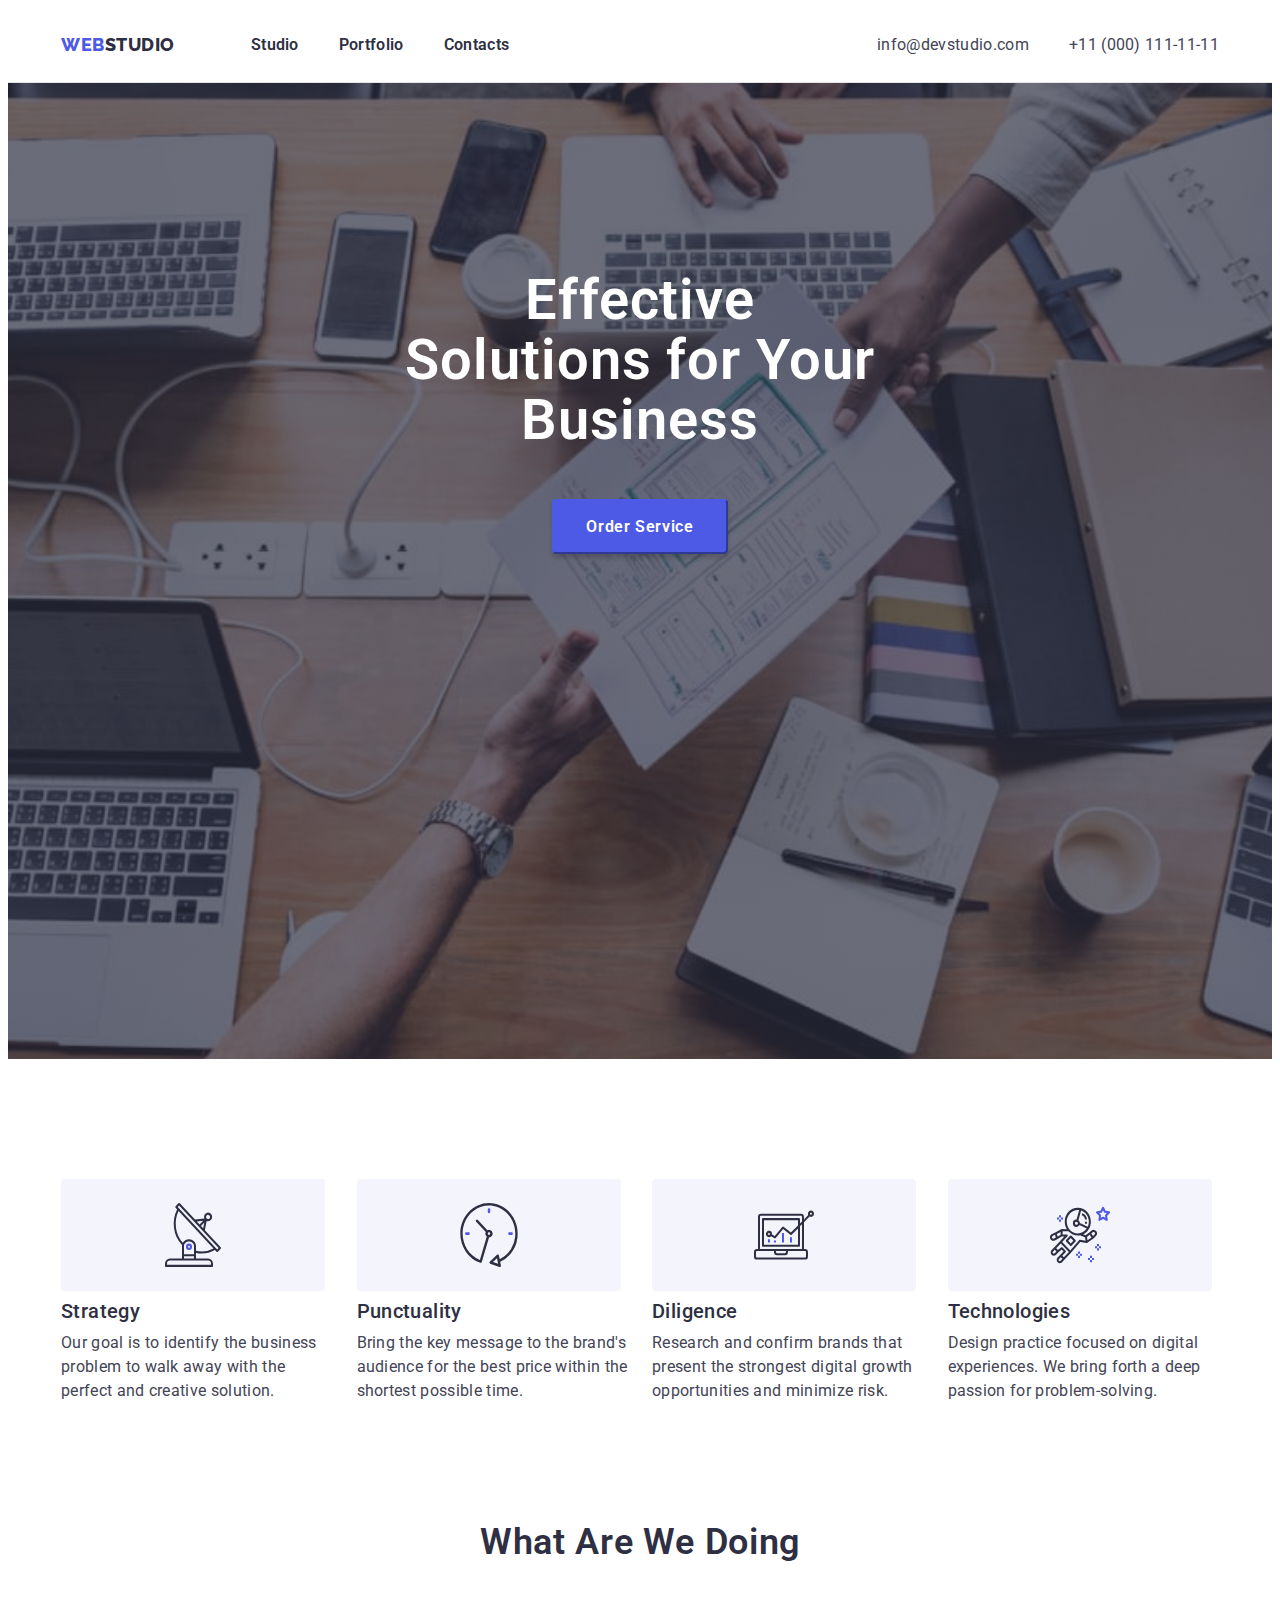
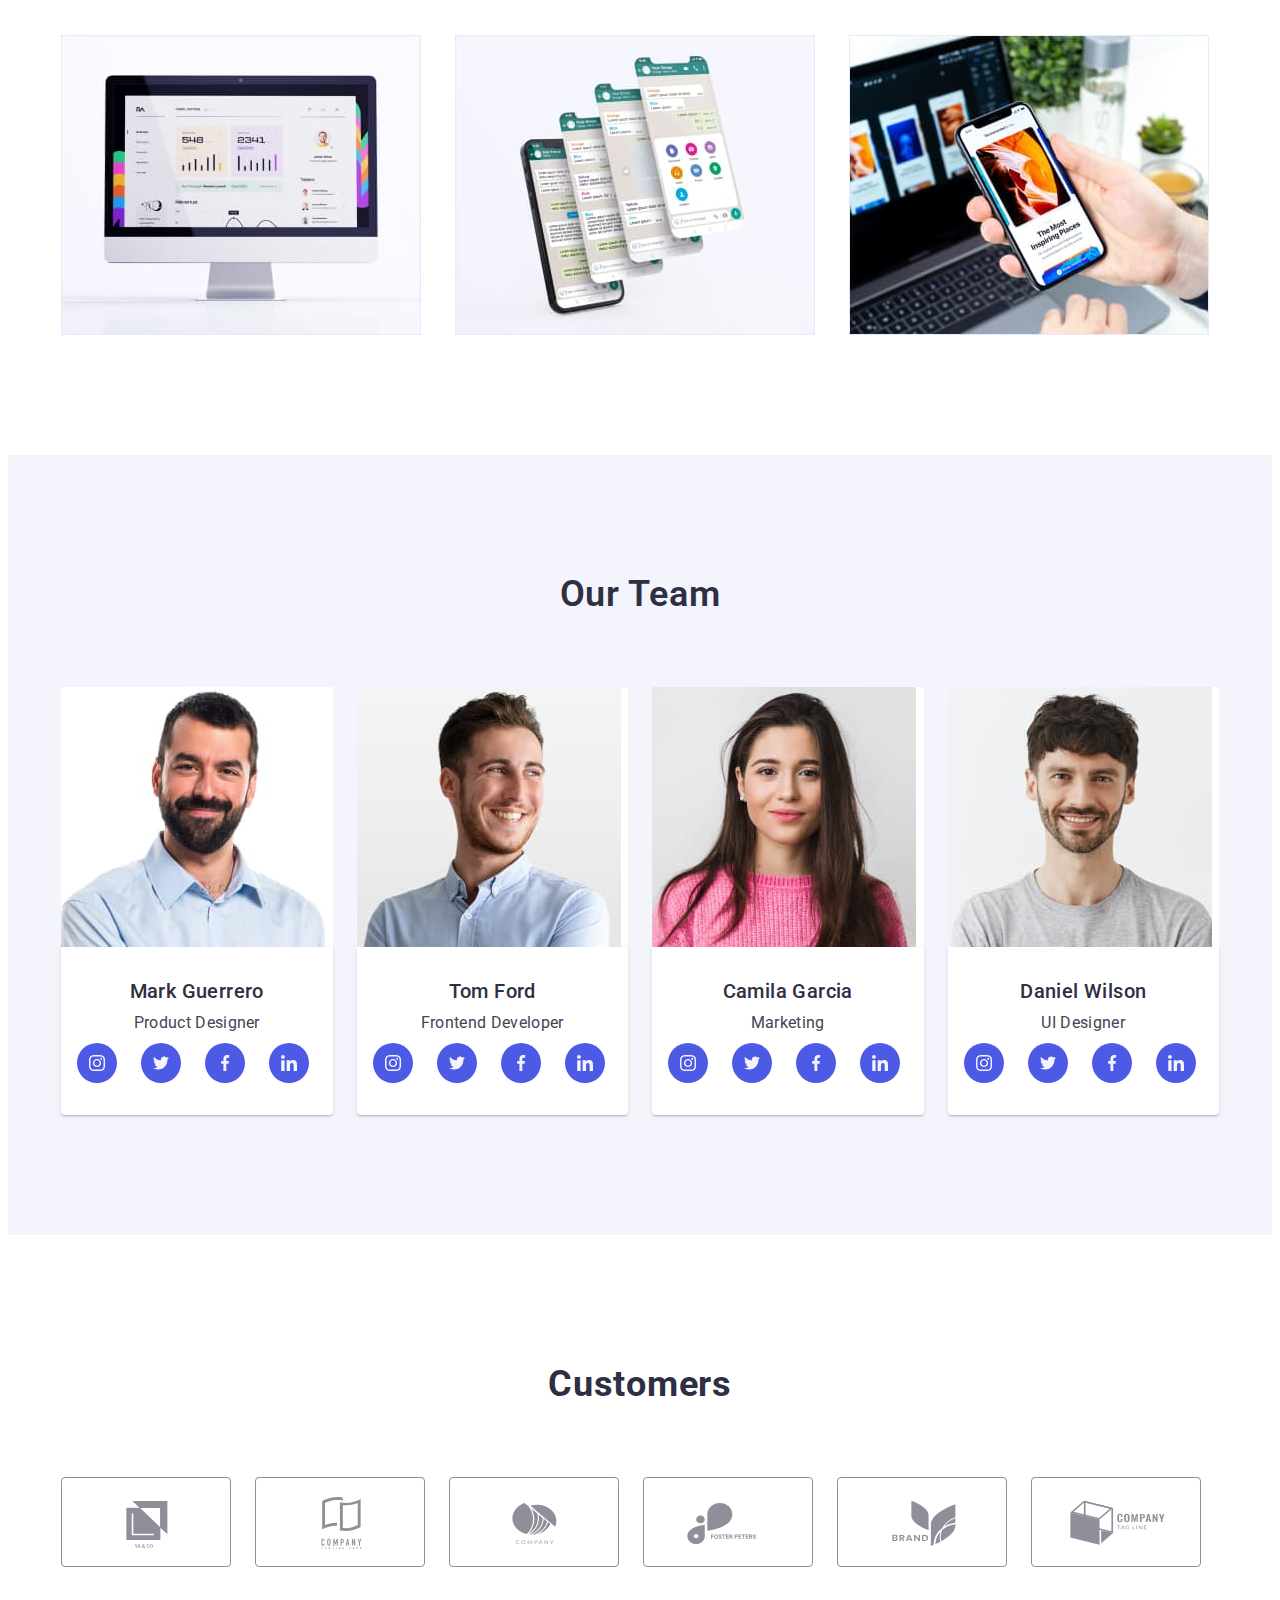
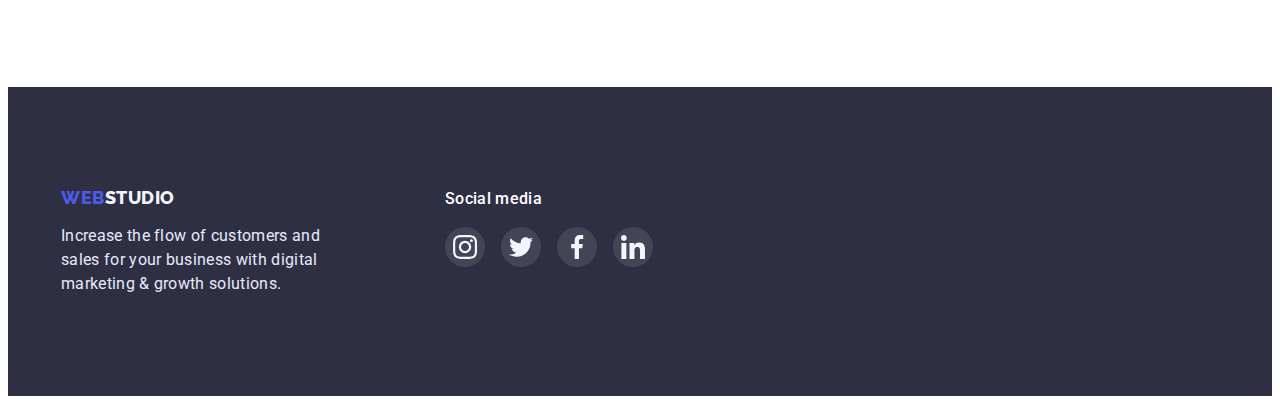
<file: index.html>
<!DOCTYPE html>
<html lang="en">
  <head>
    <meta charset="utf-8" />
    <meta http-equiv="X-UA-Compatible" content="IE=edge" />
    <title>WebStudio</title>
    <meta name="viewport" content="width=device-width, initial-scale=1" />
    <link rel="preconnect" href="https://fonts.googleapis.com" />
    <link rel="preconnect" href="https://fonts.googleapis.com" />
    <link rel="preconnect" href="https://fonts.gstatic.com" crossorigin />
    <link
      rel="stylesheet"
      href="https://cdnjs.cloudflare.com/ajax/libs/modern-normalize/1.1.0/modern-normalize.min.css"
      integrity="sha512-wpPYUAdjBVSE4KJnH1VR1HeZfpl1ub8YT/NKx4PuQ5NmX2tKuGu6U/JRp5y+Y8XG2tV+wKQpNHVUX03MfMFn9Q=="
      crossorigin="anonymous"
      referrerpolicy="no-referrer"
    />
    <link
      href="https://fonts.googleapis.com/css2?family=Montserrat:wght@400;700&family=Raleway:wght@800&family=Roboto:wght@400;500;700;900&display=swap"
      rel="stylesheet"
    />
    <link rel="stylesheet" href="./css/styles.css" />
  </head>
  <body>
    <header class="section header">
      <div class="head-container container">
        <nav class="header-navigation">
          <!-- <div class="logo-container"> -->
          <a class="header-logo-link link" href="./index.html"
            ><span class="header-logo-span">Web</span>Studio</a
          >
          <!-- </div> -->

          <ul class="header-list list">
            <li class="header-item">
              <a class="header-item-link link" href="./index.html">Studio</a>
            </li>
            <li class="header-item">
              <a class="header-item-link link" href="./portfolio.html"
                >Portfolio</a
              >
            </li>
            <li class="header-item">
              <a class="header-item-link link" href="">Contacts</a>
            </li>
          </ul>
        </nav>
        <address class="header-addr">
          <ul class="addr-list list">
            <li class="addr-item">
              <a class="addr-item-link link" href="mailto:info@devstudio.com"
                >info@devstudio.com</a
              >
            </li>
            <li class="addr-item">
              <a class="addr-item-link link" href="tel:+110001111111"
                >+11 (000) 111-11-11</a
              >
            </li>
          </ul>
        </address>
      </div>
    </header>
    <main>
      <section class="section hero">
        <div class="container hero-container">
          <h1 class="hero-title">Effective Solutions for Your Business</h1>
          <button class="hero-btn" type="button">Order Service</button>
        </div>
      </section>

      <section class="section">
        <div class="container benefit-container">
          <h2 class="visually-hidden benefit">Benefits</h2>
          <ul class="benefits-list list">
            <li>
              <h3 class="benefits-title benefits-title-strategy">Strategy</h3>
              <p class="benefits-text">
                Our goal is to identify the business problem to walk away with
                the perfect and creative solution.
              </p>
            </li>
            <li>
              <h3 class="benefits-title benefits-title-punctuality">
                Punctuality
              </h3>
              <p class="benefits-text">
                Bring the key message to the brand's audience for the best price
                within the shortest possible time.
              </p>
            </li>
            <li>
              <h3 class="benefits-title benefits-title-diligence">Diligence</h3>
              <p class="benefits-text">
                Research and confirm brands that present the strongest digital
                growth opportunities and minimize risk.
              </p>
            </li>
            <li>
              <h3 class="benefits-title benefits-title-technologies">
                Technologies
              </h3>
              <p class="benefits-text">
                Design practice focused on digital experiences. We bring forth a
                deep passion for problem-solving.
              </p>
            </li>
          </ul>
        </div>
      </section>

      <section class="section work-section">
        <div class="container">
          <h2 class="work-title">What are we doing</h2>
          <ul class="work-list list">
            <li class="work-item">
              <!-- width="360" -->
              <a class="work-link" href=""
                ><img
                  src="./images/img1.jpg"
                  alt="photo analytics "
                  class="work-img"
                  width="360"
              /></a>
            </li>
            <li class="work-item">
              <a class="work-link" href=""
                ><img
                  src="./images/img2.jpg"
                  alt="photo mobile application"
                  class="work-img"
                  width="360"
              /></a>
            </li>
            <li class="work-item">
              <a class="work-link" href=""
                ><img
                  src="./images/img3.jpg"
                  alt="photo mobile site"
                  class="work-img"
                  width="360"
              /></a>
            </li>
          </ul>
        </div>
      </section>

      <section class="section team">
        <div class="container">
          <h2 class="team-title">Our Team</h2>

          <ul class="team-list list">
            <li class="team-item">
              <img
                src="./images/img4.jpg"
                alt="photo Mark Guerrero"
                width="264"
                class="team-img"
              />
              <div class="team-content">
                <h3 class="team-officer">Mark Guerrero</h3>
                <p class="team-text">Product Designer</p>
                <ul class="team-list-icon list">
                  <li class="team-item-icon">
                    <a class="team-link-icon link" href="http://">
                      <svg class="team-svg-icon">
                        <use href="./images/icons.svg#instagram"></use>
                      </svg>
                    </a>
                  </li>
                  <li class="team-item-icon">
                    <a class="team-link-icon link" href="http://">
                      <svg class="team-svg-icon">
                        <use href="./images/icons.svg#twitter"></use>
                      </svg>
                    </a>
                  </li>
                  <li class="team-item-icon">
                    <a class="team-link-icon link" href="http://">
                      <svg class="team-svg-icon">
                        <use href="./images/icons.svg#facebook"></use>
                      </svg>
                    </a>
                  </li>
                  <li class="team-item-icon">
                    <a class="team-link-icon link" href="http://">
                      <svg class="team-svg-icon">
                        <use href="./images/icons.svg#linkedin"></use>
                      </svg>
                    </a>
                  </li>
                </ul>
              </div>
            </li>
            <li class="team-item">
              <img
                src="./images/img5.jpg"
                alt="photo Tom Ford"
                width="264"
                class="team-img"
              />
              <div class="team-content">
                <h3 class="team-officer">Tom Ford</h3>
                <p class="team-text">Frontend Developer</p>
                <ul class="team-list-icon list">
                  <li class="team-item-icon">
                    <a class="team-link-icon link" href="http://">
                      <svg class="team-svg-icon">
                        <use href="./images/icons.svg#instagram"></use>
                      </svg>
                    </a>
                  </li>
                  <li class="team-item-icon">
                    <a class="team-link-icon link" href="http://">
                      <svg class="team-svg-icon">
                        <use href="./images/icons.svg#twitter"></use>
                      </svg>
                    </a>
                  </li>
                  <li class="team-item-icon">
                    <a class="team-link-icon link" href="http://">
                      <svg class="team-svg-icon">
                        <use href="./images/icons.svg#facebook"></use>
                      </svg>
                    </a>
                  </li>
                  <li class="team-item-icon">
                    <a class="team-link-icon link" href="http://">
                      <svg class="team-svg-icon">
                        <use href="./images/icons.svg#linkedin"></use>
                      </svg>
                    </a>
                  </li>
                </ul>
              </div>
            </li>
            <li class="team-item">
              <img
                src="./images/img6.jpg"
                alt="photo Camila Garcia"
                width="264"
                class="team-img"
              />
              <div class="team-content">
                <h3 class="team-officer">Camila Garcia</h3>
                <p class="team-text">Marketing</p>
                <ul class="team-list-icon list">
                  <li class="team-item-icon">
                    <a class="team-link-icon link" href="http://">
                      <svg class="team-svg-icon">
                        <use href="./images/icons.svg#instagram"></use>
                      </svg>
                    </a>
                  </li>
                  <li class="team-item-icon">
                    <a class="team-link-icon link" href="http://">
                      <svg class="team-svg-icon">
                        <use href="./images/icons.svg#twitter"></use>
                      </svg>
                    </a>
                  </li>
                  <li class="team-item-icon">
                    <a class="team-link-icon link" href="http://">
                      <svg class="team-svg-icon">
                        <use href="./images/icons.svg#facebook"></use>
                      </svg>
                    </a>
                  </li>
                  <li class="team-item-icon">
                    <a class="team-link-icon link" href="http://">
                      <svg class="team-svg-icon">
                        <use href="./images/icons.svg#linkedin"></use>
                      </svg>
                    </a>
                  </li>
                </ul>
              </div>
            </li>
            <li class="team-item">
              <img
                src="./images/img7.jpg"
                alt="photo Daniel Wilson"
                width="264"
                class="team-img"
              />
              <div class="team-content">
                <h3 class="team-officer">Daniel Wilson</h3>
                <p class="team-text">UI Designer</p>
                <ul class="team-list-icon list">
                  <li class="team-item-icon">
                    <a class="team-link-icon link" href="http://">
                      <svg class="team-svg-icon">
                        <use href="./images/icons.svg#instagram"></use>
                      </svg>
                    </a>
                  </li>
                  <li class="team-item-icon">
                    <a class="team-link-icon link" href="http://">
                      <svg class="team-svg-icon">
                        <use href="./images/icons.svg#twitter"></use>
                      </svg>
                    </a>
                  </li>
                  <li class="team-item-icon">
                    <a class="team-link-icon link" href="http://">
                      <svg class="team-svg-icon">
                        <use href="./images/icons.svg#facebook"></use>
                      </svg>
                    </a>
                  </li>
                  <li class="team-item-icon">
                    <a class="team-link-icon link" href="http://">
                      <svg class="team-svg-icon">
                        <use href="./images/icons.svg#linkedin"></use>
                      </svg>
                    </a>
                  </li>
                </ul>
              </div>
            </li>
          </ul>
        </div>
      </section>
      <section class="section">
        <div class="container">
          <h1 class="customers">Customers</h1>
          <ul class="customer-list list">
            <li class="customer-item">
              <a class="customer-link link" href="http://">
                <svg class="customer-icon">
                  <use href="./images/icons.svg#Logo"></use>
                </svg>
              </a>
            </li>
            <li class="customer-item">
              <a class="customer-link link" href="http://">
                <svg class="customer-icon">
                  <use href="./images/icons.svg#Logo1"></use>
                </svg>
              </a>
            </li>
            <li class="customer-item">
              <a class="customer-link link" href="http://">
                <svg class="customer-icon">
                  <use href="./images/icons.svg#Logo2"></use>
                </svg>
              </a>
            </li>
            <li class="customer-item">
              <a class="customer-link link" href="http://">
                <svg class="customer-icon">
                  <use href="./images/icons.svg#Logo3"></use>
                </svg>
              </a>
            </li>
            <li class="customer-item">
              <a class="customer-link link" href="http://">
                <svg class="customer-icon">
                  <use href="./images/icons.svg#Logo4"></use>
                </svg>
              </a>
            </li>
            <li class="customer-item">
              <a class="customer-link link" href="http://">
                <svg class="customer-icon">
                  <use href="./images/icons.svg#Logo5"></use>
                </svg>
              </a>
            </li>
          </ul>
        </div>
      </section>
    </main>
    <footer class="footer">
      <div class="container footer-container">
        <div class="footer-box-logo">
          <a class="footer-logo link" href="./index.html"
            ><span class="header-logo-span">Web</span>Studio</a
          >
          <p class="footer-text">
            Increase the flow of customers and sales for your business with
            digital marketing & growth solutions.
          </p>
        </div>
        <div class="footer-box-media">
          <h3 class="footer-text-media">Social media</h3>
          <ul class="footer-list-media list">
            <li class="footer-item-media">
              <a class="footer-link-media" href="http://">
                <svg class="footer-media-icon">
                  <use href="./images/icons.svg#instagram"></use>
                </svg>
              </a>
            </li>
            <li class="footer-item-media">
              <a class="footer-link-media" href="http://">
                <svg class="footer-media-icon">
                  <use href="./images/icons.svg#twitter"></use>
                </svg>
              </a>
            </li>
            <li class="footer-item-media">
              <a class="footer-link-media" href="http://">
                <svg class="footer-media-icon">
                  <use href="./images/icons.svg#facebook"></use>
                </svg>
              </a>
            </li>
            <li class="footer-item-media">
              <a class="footer-link-media" href="http://">
                <svg class="footer-media-icon">
                  <use href="./images/icons.svg#linkedin"></use>
                </svg>
              </a>
            </li>
          </ul>
        </div>
      </div>
    </footer>
  </body>
</html>
</file>
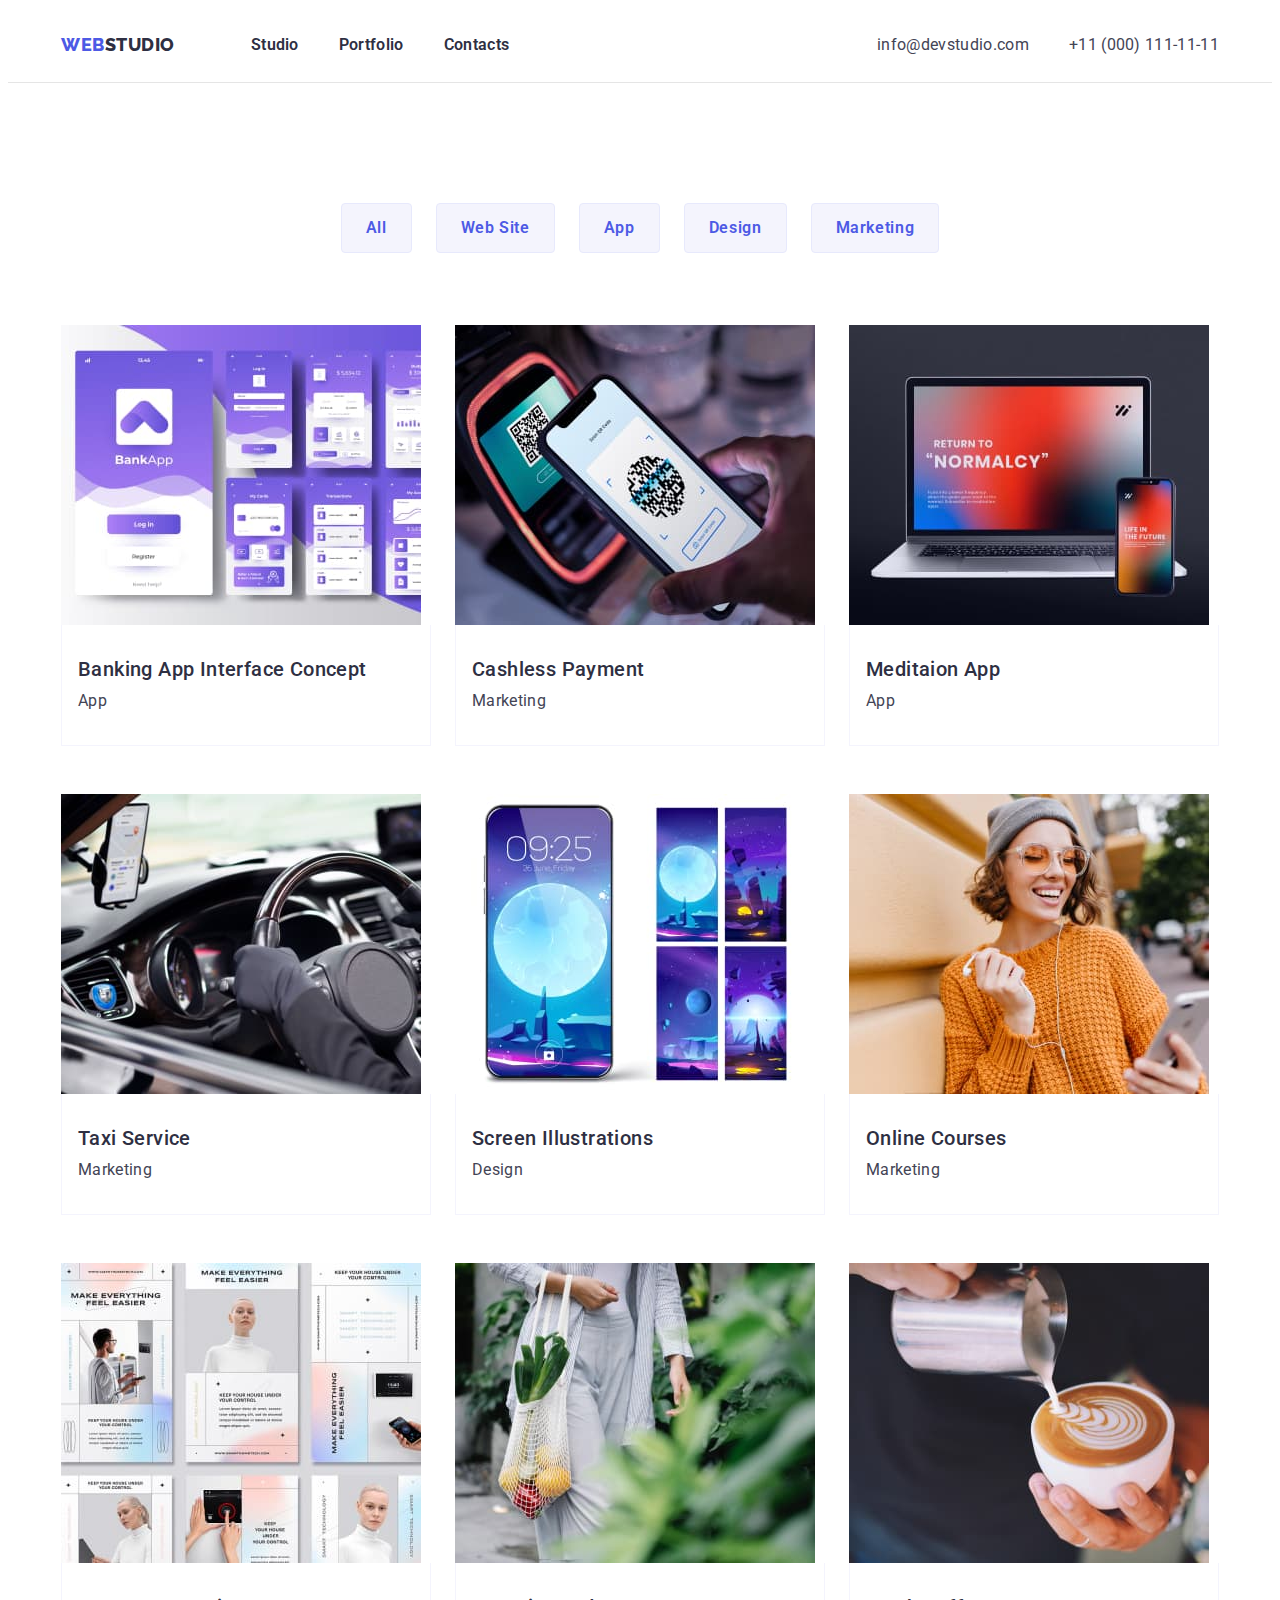
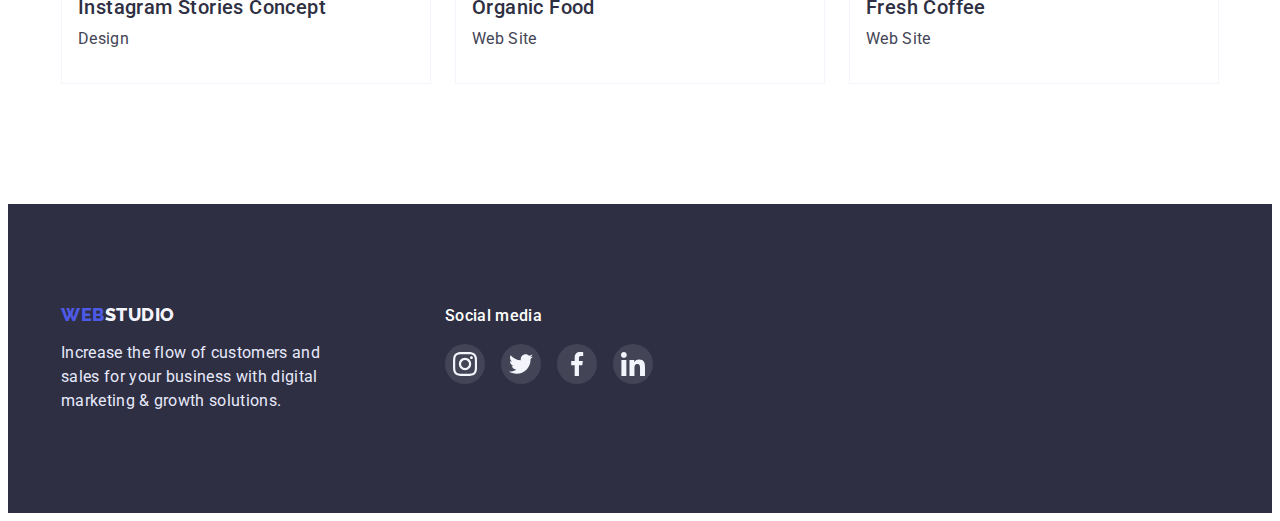
<file: portfolio.html>
<!DOCTYPE html>
<html lang="en">
  <head>
    <meta charset="utf-8" />
    <meta http-equiv="X-UA-Compatible" content="IE=edge" />
    <title>WebStudio</title>
    <meta name="viewport" content="width=device-width, initial-scale=1" />
    <link rel="preconnect" href="https://fonts.googleapis.com" />
    <link rel="preconnect" href="https://fonts.gstatic.com" crossorigin />
    <link
      rel="stylesheet"
      href="https://cdnjs.cloudflare.com/ajax/libs/modern-normalize/1.1.0/modern-normalize.min.css"
      integrity="sha512-wpPYUAdjBVSE4KJnH1VR1HeZfpl1ub8YT/NKx4PuQ5NmX2tKuGu6U/JRp5y+Y8XG2tV+wKQpNHVUX03MfMFn9Q=="
      crossorigin="anonymous"
      referrerpolicy="no-referrer"
    />
    <link
      href="https://fonts.googleapis.com/css2?family=Montserrat:wght@400;700&family=Raleway:wght@800&family=Roboto:wght@400;500;700;900&display=swap"
      rel="stylesheet"
    />
    <link rel="stylesheet" href="./css/styles.css" />
  </head>
  <body>
    <header class="section header">
      <div class="head-container container">
        <nav class="header-navigation">
          <!-- <div class="logo-container"> -->
          <a class="header-logo-link link" href="./index.html"
            ><span class="header-logo-span">Web</span>Studio</a
          >
          <!-- </div> -->

          <ul class="header-list list">
            <li class="header-item">
              <a class="header-item-link link" href="./index.html">Studio</a>
            </li>
            <li class="header-item">
              <a class="header-item-link link" href="./portfolio.html"
                >Portfolio</a
              >
            </li>
            <li class="header-item">
              <a class="header-item-link link" href="">Contacts</a>
            </li>
          </ul>
        </nav>
        <address class="header-addr">
          <ul class="addr-list list">
            <li class="addr-item">
              <a class="addr-item-link link" href="mailto:info@devstudio.com"
                >info@devstudio.com</a
              >
            </li>
            <li class="addr-item">
              <a class="addr-item-link link" href="tel:+110001111111"
                >+11 (000) 111-11-11</a
              >
            </li>
          </ul>
        </address>
      </div>
    </header>
    <section class="section portfolio">
      <h1 class="visually-hidden">Portfolio</h1>
      <div class="container portfolio-container">
        <ul class="portfolio-list-filter list">
          <li class="portfolio-item-filter">
            <button class="portfolio-btn" type="button">All</button>
          </li>
          <li class="portfolio-item-filter">
            <button class="portfolio-btn" type="button">Web Site</button>
          </li>
          <li class="portfolio-item-filter">
            <button class="portfolio-btn" type="button">App</button>
          </li>
          <li class="portfolio-item-filter">
            <button class="portfolio-btn" type="button">Design</button>
          </li>
          <li class="portfolio-item-filter">
            <button class="portfolio-btn" type="button">Marketing</button>
          </li>
        </ul>
        <ul class="portfolio-list-img list">
          <li class="portfolio-item-img">
            <a class="portfolio-img-link link" href="">
              <img
                src="./images/img-portfilio1.jpg"
                alt="photo banking app interface concept"
                width="360"
                class="protfolio-img"
              />
              <div class="portfolio-img-content">
                <h2 class="portfolio-list-title">
                  Banking App Interface Concept
                </h2>
                <p class="portfolio-list-text">App</p>
              </div>
            </a>
          </li>
          <li class="portfolio-item-img">
            <a class="portfolio-img-link link" href="">
              <img
                src="./images/img-portfilio2.jpg"
                alt="photo cashless payment"
                width="360"
                class="protfolio-img"
              />
              <div class="portfolio-img-content">
                <h2 class="portfolio-list-title">Cashless Payment</h2>
                <p class="portfolio-list-text">Marketing</p>
              </div>
            </a>
          </li>

          <li class="portfolio-item-img">
            <a class="portfolio-img-link link" href="">
              <img
                src="./images/img-portfilio3.jpg"
                alt="photo meditaion app"
                width="360"
                class="protfolio-img"
              />
              <div class="portfolio-img-content">
                <h2 class="portfolio-list-title">Meditaion App</h2>
                <p class="portfolio-list-text">App</p>
              </div>
            </a>
          </li>

          <li class="portfolio-item-img">
            <a class="portfolio-img-link link" href="">
              <img
                src="./images/img-portfilio4.jpg"
                alt="photo taxi service"
                width="360"
                class="protfolio-img"
              />
              <div class="portfolio-img-content">
                <h2 class="portfolio-list-title">Taxi Service</h2>
                <p class="portfolio-list-text">Marketing</p>
              </div>
            </a>
          </li>

          <li class="portfolio-item-img">
            <a class="portfolio-img-link link" href="">
              <img
                src="./images/img-portfilio5.jpg"
                alt="photo screen illustrations"
                width="360"
                class="protfolio-img"
              />
              <div class="portfolio-img-content">
                <h2 class="portfolio-list-title">Screen Illustrations</h2>
                <p class="portfolio-list-text">Design</p>
              </div>
            </a>
          </li>

          <li class="portfolio-item-img">
            <a class="portfolio-img-link link" href="">
              <img
                src="./images/img-portfilio6.jpg"
                alt="photo online courses"
                width="360"
                class="protfolio-img"
              />
              <div class="portfolio-img-content">
                <h2 class="portfolio-list-title">Online Courses</h2>
                <p class="portfolio-list-text">Marketing</p>
              </div>
            </a>
          </li>

          <li class="portfolio-item-img">
            <a class="portfolio-img-link link" href="">
              <img
                src="./images/img-portfilio7.jpg"
                alt="photo instagram stories concept"
                width="360"
                class="protfolio-img"
              />
              <div class="portfolio-img-content">
                <h2 class="portfolio-list-title">Instagram Stories Concept</h2>
                <p class="portfolio-list-text">Design</p>
              </div>
            </a>
          </li>

          <li class="portfolio-item-img">
            <a class="portfolio-img-link link" href="">
              <img
                src="./images/img-portfilio8.jpg"
                alt="photo organic food"
                width="360"
                class="protfolio-img"
              />
              <div class="portfolio-img-content">
                <h2 class="portfolio-list-title">Organic Food</h2>
                <p class="portfolio-list-text">Web Site</p>
              </div>
            </a>
          </li>

          <li class="portfolio-item-img">
            <a class="portfolio-img-link link" href="">
              <img
                src="./images/img-portfilio9.jpg"
                alt="photo Fresh Coffee"
                width="360"
                class="protfolio-img"
              />
              <div class="portfolio-img-content">
                <h2 class="portfolio-list-title">Fresh Coffee</h2>
                <p class="portfolio-list-text">Web Site</p>
              </div>
            </a>
          </li>
        </ul>
      </div>
    </section>

    <footer class="footer">
      <div class="container footer-container">
        <div class="footer-box-logo">
          <a class="footer-logo link" href="./index.html"
            ><span class="header-logo-span">Web</span>Studio</a
          >
          <p class="footer-text">
            Increase the flow of customers and sales for your business with
            digital marketing & growth solutions.
          </p>
        </div>
        <div class="footer-box-media">
          <h3 class="footer-text-media">Social media</h3>
          <ul class="footer-list-media list">
            <li class="footer-item-media">
              <a class="footer-link-media" href="http://">
                <svg class="footer-media-icon">
                  <use href="./images/icons.svg#instagram"></use>
                </svg>
              </a>
            </li>
            <li class="footer-item-media">
              <a class="footer-link-media" href="http://">
                <svg class="footer-media-icon">
                  <use href="./images/icons.svg#twitter"></use>
                </svg>
              </a>
            </li>
            <li class="footer-item-media">
              <a class="footer-link-media" href="http://">
                <svg class="footer-media-icon">
                  <use href="./images/icons.svg#facebook"></use>
                </svg>
              </a>
            </li>
            <li class="footer-item-media">
              <a class="footer-link-media" href="http://">
                <svg class="footer-media-icon">
                  <use href="./images/icons.svg#linkedin"></use>
                </svg>
              </a>
            </li>
          </ul>
        </div>
      </div>
    </footer>
  </body>
</html>
</file>
<file: css/styles.css>
/* logo color #4D5AE5, #2E2F42*/
/* primary color #434455 */
/* secondary color #2E2F42 */
/* logo footer color #4D5AE5, #F4F4FD */
/* footer color #E7E9FC */
/* footer color #2E2F42 */

:root {
  --first-logo-color: #4d5ae5;
  --prymary-color: #434455;
  --secondary-color: #2e2f42;
  --addr-active-color: #404bbf;
  --main-background: #ffffff;
  --footer-background: #2e2f42;
  --footer-logo-color: #f4f4fd;
  --header-logo-color: #2e2f42;
  --hero-btn-color: #ffffff;
  --hero-border-color: #e5e5e5;
  --footer-text-color: #e7e9fc;
  --portfolio-btn-background: #f4f4fd;
  --portfolio-btn-border-color: #e7e9fc;
}

.visually-hidden {
  position: absolute;
  width: 1px;
  height: 1px;
  margin: -1px;
  border: 0;
  padding: 0;
  white-space: nowrap;
  clip-path: inset(100%);
  clip: rect(0 0 0 0);
  overflow: hidden;
}
/* body style */
body {
  background: var(--main-background);
  font-family: "Roboto", sans-serif;
  color: var(--prymary-color);
}
h1,
h2,
h3,
h4,
h5,
h6,
p {
  margin: 0;
  padding: 0;
}
a,
img {
  display: block;
}
button {
  cursor: pointer;
}
.section {
  padding-top: 120px;
}
.link {
  color: var(--prymary-color);
  font-style: normal;
  text-decoration: none;
}
.list {
  list-style: none;
  margin: 0;
  padding: 0;
}

/* Header */
.header {
  /* padding-top: 0; */
  padding-top: 25px;
  padding-bottom: 25px;
}

.header-navigation {
  display: flex;
  flex-wrap: wrap;
}

.container {
  margin-left: auto;
  margin-right: auto;
  max-width: 1158px;
  padding: 0 15px;
}
.head-container {
  display: flex;
  flex-wrap: wrap;
  align-items: center;
  /* padding-top: 25px;
  padding-bottom: 25px; */
}
.hero-container {
  /* padding: 188px 0; */
}
.benefit-container {
  /* padding: 120px 0 120px 0; */
}
.work-section {
  padding-bottom: 120px;
}
.footer-container {
  /* padding: 100px 0; */
  display: flex;
  gap: 120px;
}

.header-logo-link {
  color: var(--header-logo-color);
  font-family: "Raleway", sans-serif;
  font-weight: 800;
  font-size: 18px;
  line-height: 1.33;
  letter-spacing: 0.03em;
  text-transform: uppercase;
  margin-right: 76px;
}
.header-logo-span {
  color: var(--first-logo-color);
}
.header-item-link {
  color: var(--secondary-color);
  font-weight: 600;
  font-size: 16px;
  line-height: 1.5;
  letter-spacing: 0.02em;
}

.header-list {
  display: flex;
}
.header-item-link:hover,
.header-item-link:focus {
  color: var(--addr-active-color);
}

.header-item:not(:last-child) {
  margin-right: 40px;
}
.header-item-link {
}
.header-addr {
  margin-left: auto;
}
.addr-list {
  display: flex;
}
.addr-item-link {
  color: var(--prymary-color);
  font-size: 16px;
  line-height: 1.5;
  letter-spacing: 0.02em;
  font-weight: 400;
}
.addr-item-link:hover,
.addr-item-link:focus {
  color: var(--addr-active-color);
}
.addr-item:not(:last-child) {
  margin-right: 40px;
}

/* hero */
.hero {
  /* padding-top: 0; */
  max-width: 1440px;
  min-height: 600px;
  padding: 188px 0;
  margin: 0 auto;
  border-top: 1px solid var(--hero-border-color);
  background-repeat: no-repeat;
  background-size: cover;
  background-position: center;
  background-image: linear-gradient(
      to left,
      rgba(46, 47, 66, 0.7),
      rgba(46, 47, 66, 0.7)
    ),
    url(../images/hero-logo.jpg);
}
.hero-title {
  font-weight: 600;
  font-size: 56px;
  line-height: 1.07;
  text-align: center;
  letter-spacing: 0.017em;
  margin-left: auto;
  margin-right: auto;
  margin-bottom: 48px;

  color: var(--main-background);
  width: 492px;
}
.hero-btn:hover,
.hero-btn:focus {
  background-color: var(--addr-active-color);
}
.hero-btn {
  border-color: var(--first-logo-color);
  background-color: var(--first-logo-color);
  color: var(--hero-btn-color);
  box-shadow: 0px 4px 4px rgba(0, 0, 0, 0.15);
  border-radius: 4px;
  font-family: "Roboto";
  font-weight: 600;
  font-size: 16px;
  line-height: 1.19;
  letter-spacing: 0.04em;
  display: block;
  padding: 16px 32px;
  margin-left: auto;
  margin-right: auto;
}
/* Benefits */

.benefits-list {
  display: flex;
  flex-wrap: wrap;
  gap: 24px;
  /* padding: 0 15px; */
}
.benefits-list > li {
  flex-basis: calc((100% - 72px) / 4);
}

.benefits-title {
  font-weight: 500;
  font-size: 20px;
  line-height: 1.2;
  letter-spacing: 0.02em;
  color: var(--secondary-color);
  margin-bottom: 8px;
}
.benefits-title::before {
  margin-bottom: 8px;
  display: block;
  content: "";
  width: 264px;
  height: 112px;
  border-radius: 4px;
  background-color: var(--portfolio-btn-background);
}
.benefits-title-strategy::before {
  background-repeat: no-repeat;
  background-size: 60px 64px;
  background-position: center;
  background-image: url(../images/1/antenna.svg);
}

.benefits-title-punctuality::before {
  background-repeat: no-repeat;
  background-size: 60px 64px;
  background-position: center;
  background-image: url(../images/1/clock.svg);
}

.benefits-title-diligence::before {
  background-repeat: no-repeat;
  background-size: 60px 64px;
  background-position: center;
  background-image: url(../images/1/diagram.svg);
}

.benefits-title-technologies::before {
  background-repeat: no-repeat;
  background-size: 60px 64px;
  background-position: center;
  background-image: url(../images/1/astronaut.svg);
}

.benefits-text {
  font-size: 16px;
  line-height: 1.5;
  letter-spacing: 0.02em;
  color: var(--prymary-color);
}
/* Work */

.work-title {
  font-weight: 600;
  font-size: 36px;
  line-height: 1.11;
  text-align: center;
  letter-spacing: 0.02em;
  text-transform: capitalize;
  color: var(--secondary-color);
  margin-bottom: 72px;
}
.work-list {
  display: flex;
  flex-wrap: wrap;
  gap: 24px;
  /* padding: 0 15px; */
  /* overflow: hidden; */
}
.work-item {
  flex-basis: calc((100% - 48px) / 3);
}

/* team */
.team {
  padding-bottom: 120px;
  background-color: var(--footer-logo-color);
}
.team-title {
  font-weight: 600;
  font-size: 36px;
  line-height: 1.11;
  text-align: center;
  letter-spacing: 0.02em;
  text-transform: capitalize;
  color: var(--secondary-color);
  margin-bottom: 72px;
}
.team-list {
  display: flex;
  flex-wrap: wrap;
  gap: 24px;
}
.team-item {
  text-align: center;
  flex-basis: calc((100% - 72px) / 4);
  background-color: #ffffff;
  border-radius: 0px 0px 4px 4px;
}

.team-officer {
  font-weight: 500;
  font-size: 20px;
  line-height: 1.2;
  letter-spacing: 0.02em;
  color: var(--secondary-color);
  margin-bottom: 8px;
}
.team-content {
  padding: 32px 16px;
  background: #ffffff;
  box-shadow: 0px 1px 6px rgba(46, 47, 66, 0.08),
    0px 1px 1px rgba(46, 47, 66, 0.16), 0px 2px 1px rgba(46, 47, 66, 0.08);
  border-radius: 0px 0px 4px 4px;
}
.team-text {
  font-size: 16px;
  line-height: 1.5;
  letter-spacing: 0.02em;
}
.team-list-icon {
  display: flex;
  gap: 24px;
  margin-top: 8px;
}

.team-link-icon {
  display: flex;
  justify-content: center;
  align-items: center;
  width: 40px;
  height: 40px;
  border-radius: 50%;
  background-color: var(--first-logo-color);
}

.team-link-icon:hover,
.team-link-icon:focus {
  cursor: pointer;
  background-color: var(--addr-active-color);
}

.team-svg-icon {
  display: block;
  width: 16px;
  height: 16px;
}

/* Footer */
.footer {
  margin-top: 120px;
  padding: 100px 0;
  background-color: var(--footer-background);
}
.footer-logo {
  font-family: "Raleway", sans-serif;
  font-weight: 800;
  font-size: 18px;
  line-height: 1.17;
  letter-spacing: 0.03em;
  text-transform: uppercase;
  color: var(--footer-logo-color);
}
.footer-text {
  font-size: 16px;
  line-height: 1.5;
  letter-spacing: 0.02em;
  color: var(--footer-text-color);
  width: 264px;
  margin-top: 16px;
}
.footer-text-media {
  font-weight: 500;
  font-size: 16px;
  line-height: 1.5;
  /* identical to box height, or 150% */
  letter-spacing: 0.02em;
  color: #ffffff;
}
.footer-list-media {
  display: flex;
  gap: 16px;
  margin-top: 16px;
}
.footer-link-media {
  display: flex;
  justify-content: center;
  align-items: center;
  width: 40px;
  height: 40px;
  border-radius: 50%;
  background: rgba(255, 255, 255, 0.1);
}
.footer-link-media:hover,
.footer-link-media:focus {
  /* cursor: pointer; */
  background-color: #31d0aa;
}

.footer-media-icon {
  display: block;
  width: 24px;
  height: 24px;
}
/* Customers */
.customers {
  margin-top: 10px;
  font-weight: 700;
  font-size: 36px;
  line-height: 1.11;
  text-align: center;
  letter-spacing: 0.02em;
  text-transform: capitalize;
  color: var(--secondary-color);
}

.customer-list {
  display: flex;
  gap: 24px;
  margin-top: 72px;
}

.customer-link {
  display: flex;
  justify-content: center;
  align-items: center;
  width: 168px;
  height: 88px;
  border: 1px solid #8e8f99;
  border-radius: 4px;
}
.customer-link:hover,
.customer-link:focus {
  border-color: var(--addr-active-color);
}
.customer-link:hover .customer-icon,
.customer-link:focus .customer-icon {
  fill: var(--addr-active-color);
}

.customer-icon {
  /* fill="#8e8f99" style="fill: var(--color2, #8e8f99)" */
  fill: #8e8f99;
  width: 104px;
  height: 56px;
}
.customer-icon:hover {
  /* fill: var(--addr-active-color); */
}
/* Portfolio */
.portfolio {
  border-top: 1px solid var(--hero-border-color);
}

.portfolio-list-filter {
  display: flex;
  flex-wrap: wrap;
  justify-content: center;
  margin-bottom: 72px;
  gap: 24px;
}

.portfolio-list-img {
  display: flex;
  flex-wrap: wrap;
  column-gap: 24px;
  row-gap: 48px;
}
.portfolio-item-img {
  flex-basis: calc((100% - 48px) / 3);
  background: #ffffff;
}
.portfolio-item-img:hover .portfolio-img-link {
  /* border: 0.5px solid #F4F4FD; */
  box-shadow: 0px 1px 6px rgba(46, 47, 66, 0.08),
    0px 1px 1px rgba(46, 47, 66, 0.16), 0px 2px 1px rgba(46, 47, 66, 0.08);
}

.portfolio-btn:hover,
.portfolio-btn:focus {
  background-color: var(--addr-active-color);
  color: #ffffff;
  box-shadow: 0px 3px 1px rgba(0, 0, 0, 0.1), 0px 2px 1px rgba(0, 0, 0, 0.08),
    0px 2px 2px rgba(0, 0, 0, 0.12);
  border-radius: 4px;
  border-color: var(--addr-active-color);
}
.portfolio-btn {
  color: var(--first-logo-color);
  background: var(--portfolio-btn-background);
  border: 1px solid var(--portfolio-btn-border-color);
  border-radius: 4px;
  font-family: "Roboto";
  font-weight: 600;
  font-size: 16px;
  line-height: 1.5;
  text-align: center;
  letter-spacing: 0.04em;
  padding: 12px 24px;
}
.portfolio-list-title {
  color: var(--secondary-color);
  font-weight: 500;
  font-size: 20px;
  line-height: 1.2;
  letter-spacing: 0.02em;
  margin-bottom: 8px;
}
.portfolio-list-text {
  font-size: 16px;
  line-height: 1.5;
  letter-spacing: 0.02em;
}
.portfolio-img-content {
  padding: 32px 0 32px 16px;
  border: 1px solid #f4f4fd;
  border-top: 0;
  /* box-shadow: 0px 1px 6px rgba(46, 47, 66, 0.08); */
}
</file>
